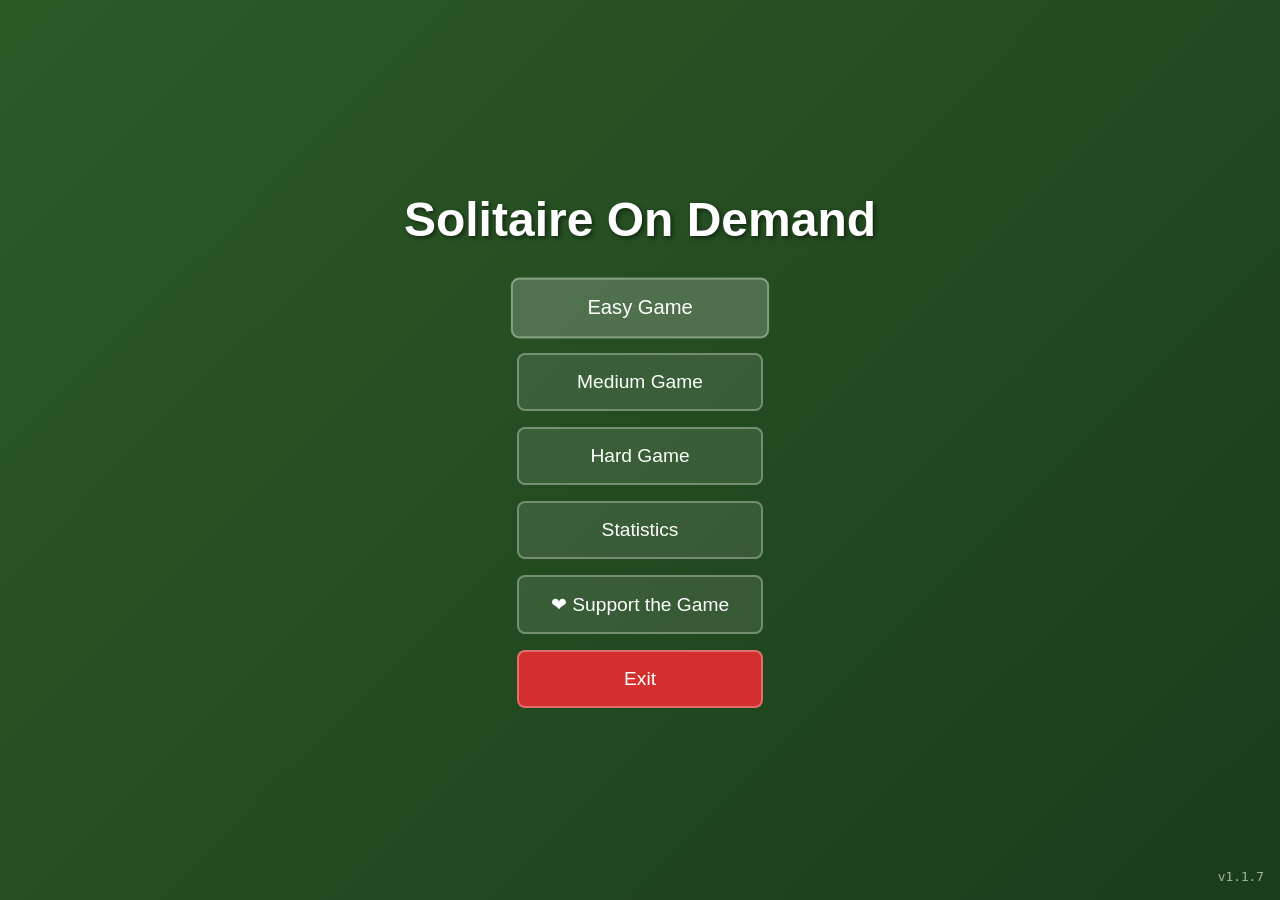
<file: index.html>
<!DOCTYPE html>
<html lang="en">
<head>
    <!-- Basic HTML5 document setup -->
    <meta charset="UTF-8">
    <meta name="viewport" content="width=device-width, initial-scale=1.0">
    <title>Solitaire On Demand</title>
    
    <!-- Progressive Web App (PWA) configuration -->
    <link rel="manifest" href="manifest.json">
    
    <!-- Main stylesheet for game styling -->
    <link rel="stylesheet" href="styles.css">
    
    <!-- PWA theme color for mobile browsers -->
    <meta name="theme-color" content="#2d5a27">
    
    <!-- App icons for different platforms -->
    <link rel="icon" type="image/png" sizes="192x192" href="icons/icon-192x192.png">
    <link rel="apple-touch-icon" href="icons/icon-192x192.png">
</head>
<body>
    <!-- Main application container - all screens are contained within this div -->
    <div id="app">
        
        <!-- MAIN MENU SCREEN -->
        <!-- The starting screen with game options and navigation -->
        <!-- 'active' class determines which screen is currently visible -->
        <div id="main-menu" class="screen active">
            <h1>Solitaire On Demand</h1>
            
            <!-- Menu buttons container -->
            <!-- Each button has 'focusable' class for TV remote/keyboard navigation -->
            <!-- data-action and data-difficulty attributes are used by the app logic -->
            <div class="menu-options">
                <button class="menu-btn focusable" data-action="new-game" data-difficulty="easy">Easy Game</button>
                <button class="menu-btn focusable" data-action="new-game" data-difficulty="medium">Medium Game</button>
                <button class="menu-btn focusable" data-action="new-game" data-difficulty="hard">Hard Game</button>
                <button class="menu-btn focusable" data-action="stats">Statistics</button>
                <button class="menu-btn focusable" data-action="settings"  style="display: none;">Settings</button>
                <!-- Voluntary ad: the ONLY ad in the app, and the player opts in by
                     choosing it. Nothing forces an ad mid-game or on launch. -->
                <button class="menu-btn focusable" data-action="support">❤ Support the Game</button>
                <button class="menu-btn focusable" data-action="exit" style="background-color: #d32f2f; color: white;">Exit</button>
            </div>
            
            <!-- Version display in bottom right corner - loaded dynamically from manifest.toml -->
            <div class="version-display" id="version-display"></div>
        </div>

        <!-- GAME SCREEN -->
        <!-- The main gameplay screen where solitaire is played -->
        <div id="game-screen" class="screen">
            
            <!-- Game header with information and controls -->
            <div class="game-header">
                <!-- Left side: Game status information -->
                <div class="game-info">
                    <span id="difficulty-display">Medium</span>  <!-- Current difficulty level -->
                    <span id="timer">00:00</span>               <!-- Elapsed game time -->
                    <span id="moves-counter">Moves: 0</span>    <!-- Number of moves made -->
                    <span id="score">Score: 0</span>           <!-- Current game score -->
                </div>
                
                <!-- Right side: Game control buttons -->
                <div class="game-controls">
                    <button class="control-btn focusable" id="hint-btn">
                        <span class="btn-text">Hint</span>
                        <span class="remote-button-hint"></span>
                    </button>    <!-- Show available moves -->
                    <button class="control-btn focusable" id="undo-btn">
                        <span class="btn-text">Undo</span>
                        <span class="remote-button-hint"></span>
                    </button>    <!-- Undo last move -->
                    <button class="control-btn focusable" id="menu-btn">
                        <span class="btn-text">Menu</span>
                        <span class="remote-button-hint"></span>
                    </button>    <!-- Return to main menu -->
                    <button class="control-btn focusable" id="give-up-btn" data-action="give-up">
                        <span class="btn-text">Give Up</span>
                        <span class="remote-button-hint"></span>
                    </button>   <!-- Voluntarily end current game -->
                </div>
            </div>

            <!-- GAME BOARD LAYOUT -->
            <!-- CSS Grid layout: 2 columns, 2 rows (stock/foundation on top, tableau spans bottom) -->
            <div class="game-board">
                
                <!-- FOUNDATION PILES (Top Right) -->
                <!-- These are the four suit-specific piles where cards are built up from Ace to King -->
                <!-- Each pile accepts only one suit and cards must be placed in ascending order -->
                <div class="foundation-area">
                    <div class="foundation-pile" data-suit="hearts" data-area="foundation"></div>
                    <div class="foundation-pile" data-suit="diamonds" data-area="foundation"></div>
                    <div class="foundation-pile" data-suit="clubs" data-area="foundation"></div>
                    <div class="foundation-pile" data-suit="spades" data-area="foundation"></div>
                </div>

                <!-- STOCK AND WASTE PILES (Top Left) -->
                <!-- Stock: Face-down cards that can be drawn from -->
                <!-- Waste: Face-up cards drawn from stock, top card is playable -->
                <div class="stock-area">
                    <!-- Fire TV Remote Hint for Stock Pile -->
                    <div class="remote-hint" id="stock-hint">
                        <span class="hint-icon">⏯️</span>
                        <span class="hint-text">Press Play/Pause to draw cards</span>
                    </div>
                    
                    <div class="stock-pile" data-area="stock"></div>      <!-- Click to draw cards -->
                    <div class="waste-pile" data-area="waste"></div>      <!-- Drawn cards appear here -->
                </div>

                <!-- TABLEAU (Seven Columns) -->
                <!-- The main playing area with seven columns of cards -->
                <!-- Cards are built down in alternating colors (red on black, black on red) -->
                <!-- Only Kings can be placed on empty columns -->
                <div class="tableau-area">
                    <div class="tableau-column" data-column="0" data-area="tableau"></div>
                    <div class="tableau-column" data-column="1" data-area="tableau"></div>
                    <div class="tableau-column" data-column="2" data-area="tableau"></div>
                    <div class="tableau-column" data-column="3" data-area="tableau"></div>
                    <div class="tableau-column" data-column="4" data-area="tableau"></div>
                    <div class="tableau-column" data-column="5" data-area="tableau"></div>
                    <div class="tableau-column" data-column="6" data-area="tableau"></div>
                </div>
            </div>

            <!-- SELECTED CARDS DISPLAY -->
            <!-- Shows cards that are currently selected/being moved -->
            <!-- Appears at bottom center of screen during card selection -->
            <div id="selected-cards" class="selected-cards"></div>
            
            <!-- NO MOVES LEFT INDICATOR -->
            <!-- Shows when no moves are available to help the user -->
            <div id="no-moves-indicator" class="no-moves-indicator hidden">
                <div class="no-moves-content">
                    <h3>No Moves Available</h3>
                    <p>Try drawing from the stock pile or start a new game</p>
                    <div class="no-moves-actions">
                        <button class="control-btn focusable" id="draw-stock-btn">Draw Cards</button>
                        <button class="control-btn focusable" id="new-game-btn">New Game</button>
                    </div>
                </div>
            </div>
        </div>

        <!-- DEBUG PANEL FOR FIRE TV REMOTE TESTING -->
        <!-- Hidden by default, can be toggled on/off for testing remote events -->
        <div id="debug-panel" class="debug-panel">
            <div class="debug-header">
                <h3>Fire TV Remote Key Event Logger</h3>
                <button id="debug-toggle" class="debug-toggle-btn">Hide</button>
                <button id="debug-clear" class="debug-clear-btn">Clear</button>
            </div>
            <div class="debug-content">
                <div id="debug-log" class="debug-log"></div>
            </div>
        </div>

        <!-- STATISTICS SCREEN -->
        <!-- Displays player's game statistics and performance metrics -->
        <div id="stats-screen" class="screen">
            <h2>Game Statistics</h2>
            
            <!-- Statistics container with game performance data -->
            <div class="stats-content">
                <div class="stat-item">
                    <span class="stat-label">Games Played:</span>
                    <span class="stat-value" id="games-played">0</span>      <!-- Total games started -->
                </div>
                <div class="stat-item">
                    <span class="stat-label">Games Won:</span>
                    <span class="stat-value" id="games-won">0</span>         <!-- Successfully completed games -->
                </div>
                <div class="stat-item">
                    <span class="stat-label">Win Rate:</span>
                    <span class="stat-value" id="win-rate">0%</span>         <!-- Percentage of games won -->
                </div>
                <div class="stat-item">
                    <span class="stat-label">Average Game Time:</span>
                    <span class="stat-value" id="avg-time">00:00</span>      <!-- Average time to complete -->
                </div>
                <div class="stat-item">
                    <span class="stat-label">Best Time:</span>
                    <span class="stat-value" id="best-time">--:--</span>     <!-- Fastest completion time -->
                </div>
            </div>
            
            <!-- Navigation button to return to main menu -->
            <button class="menu-btn focusable" data-action="back-to-menu">Back to Menu</button>
        </div>

        <!-- SETTINGS SCREEN -->
        <!-- Game configuration options and preferences -->
        <div id="settings-screen" class="screen" >
            <h2>Settings</h2>
            
            <!-- Settings options container -->
            <div class="settings-content">
                <!-- Auto-complete setting: automatically move cards to foundation when possible -->
                <div class="setting-item">
                    <label>Auto-complete when possible:</label>
                    <input type="checkbox" id="auto-complete" class="focusable" checked>
                </div>
                
                <!-- Hints setting: highlight available moves to help player -->
                <div class="setting-item">
                    <label>Show available moves:</label>
                    <input type="checkbox" id="show-hints" class="focusable" checked>
                </div>
                
                <!-- Sound effects setting: enable/disable game audio feedback -->
                <div class="setting-item">
                    <label>Sound effects:</label>
                    <input type="checkbox" id="sound-effects" class="focusable" checked>
                </div>
            </div>
            
            <!-- Navigation button to return to main menu -->
            <button class="menu-btn focusable" data-action="back-to-menu">Back to Menu</button>
        </div>

        <!-- SUPPORT (VOLUNTARY AD) SCREEN -->
        <!-- Reached only from the main menu's "Support the Game" button. Plays one
             short opt-in ad, then reveals a focusable Continue button. See js/ads.js;
             this is a .screen so the D-pad focus, back-history, and showScreen()
             machinery all apply for free. -->
        <div id="support-ad-screen" class="screen">
            <h2>Thanks for supporting the game</h2>
            <p class="support-ad-note">Watching a short ad helps keep Solitaire on Demand
                free. You chose this — the game never interrupts your play with ads.</p>
            <div class="support-ad-box">
                <div class="support-ad-fake">Your ad plays here</div>
                <div class="support-ad-progress">
                    <div class="support-ad-progress-bar" id="support-ad-bar"></div>
                </div>
                <p class="support-ad-count">Continues in <span id="support-ad-count">15</span>…</p>
            </div>
            <p class="support-ad-thanks" id="support-ad-thanks" hidden>You're the best. ❤</p>
            <!-- Revealed when the ad finishes (or as a D-pad safety net if a real
                 creative ever freezes). data-action gives a second path to leave. -->
            <button class="menu-btn focusable" id="support-ad-continue" data-action="back-to-menu" hidden>Continue</button>
        </div>

        <!-- GAME OVER MODAL -->
        <!-- Overlay dialog shown when game is completed (won or lost) -->
        <!-- Hidden by default, shown with 'active' class -->
        <div id="game-over-modal" class="modal">
            <div class="modal-content">
                <!-- Dynamic title (changes based on win/loss) -->
                <h2 id="game-over-title">Congratulations!</h2>
                
                <!-- Dynamic message (changes based on win/loss) -->
                <p id="game-over-message">You won the game!</p>
                
                <!-- Final game statistics display -->
                <div class="game-over-stats">
                    <p>Time: <span id="final-time">00:00</span></p>      <!-- Total game duration -->
                    <p>Moves: <span id="final-moves">0</span></p>        <!-- Total moves made -->
                    <p>Score: <span id="final-score">0</span></p>        <!-- Final score achieved -->
                </div>
                
                <!-- Action buttons for post-game options -->
                <div class="modal-buttons">
                    <button class="modal-btn focusable" data-action="new-game-same">Play Again</button>  <!-- Start new game with same difficulty -->
                    <button class="modal-btn focusable" data-action="back-to-menu">Main Menu</button>    <!-- Return to main menu -->
                </div>
            </div>
        </div>
    </div>

    <!-- JAVASCRIPT MODULE LOADING -->
    <!-- Scripts are loaded in dependency order - each module depends on the previous ones -->
    
    <script src="js/card.js"></script>        <!-- Card class: individual card representation and logic -->
    <script src="js/deck.js"></script>        <!-- Deck class: card collection management and shuffling -->
    <script src="js/game-state.js"></script>  <!-- GameState class: game data and state management -->
    <script src="js/tv-remote.js"></script>   <!-- TVRemoteHandler class: Fire TV remote and keyboard navigation -->
    <script src="js/difficulty.js"></script>  <!-- DifficultyManager class: game difficulty settings and scoring -->
    <script src="js/sound-manager.js"></script> <!-- SoundManager class: audio effects and feedback -->
    <script src="js/ads.js"></script>          <!-- Ad seam: the voluntary "Support the Game" ad (see file header) -->
    <script src="js/ui.js"></script>          <!-- UIManager class: user interface and DOM manipulation -->
    <script src="js/game.js"></script>        <!-- Game class: main game logic and rule enforcement -->
    <script src="js/app.js"></script>         <!-- App initialization and global coordination -->
</body>
</html>
</file>
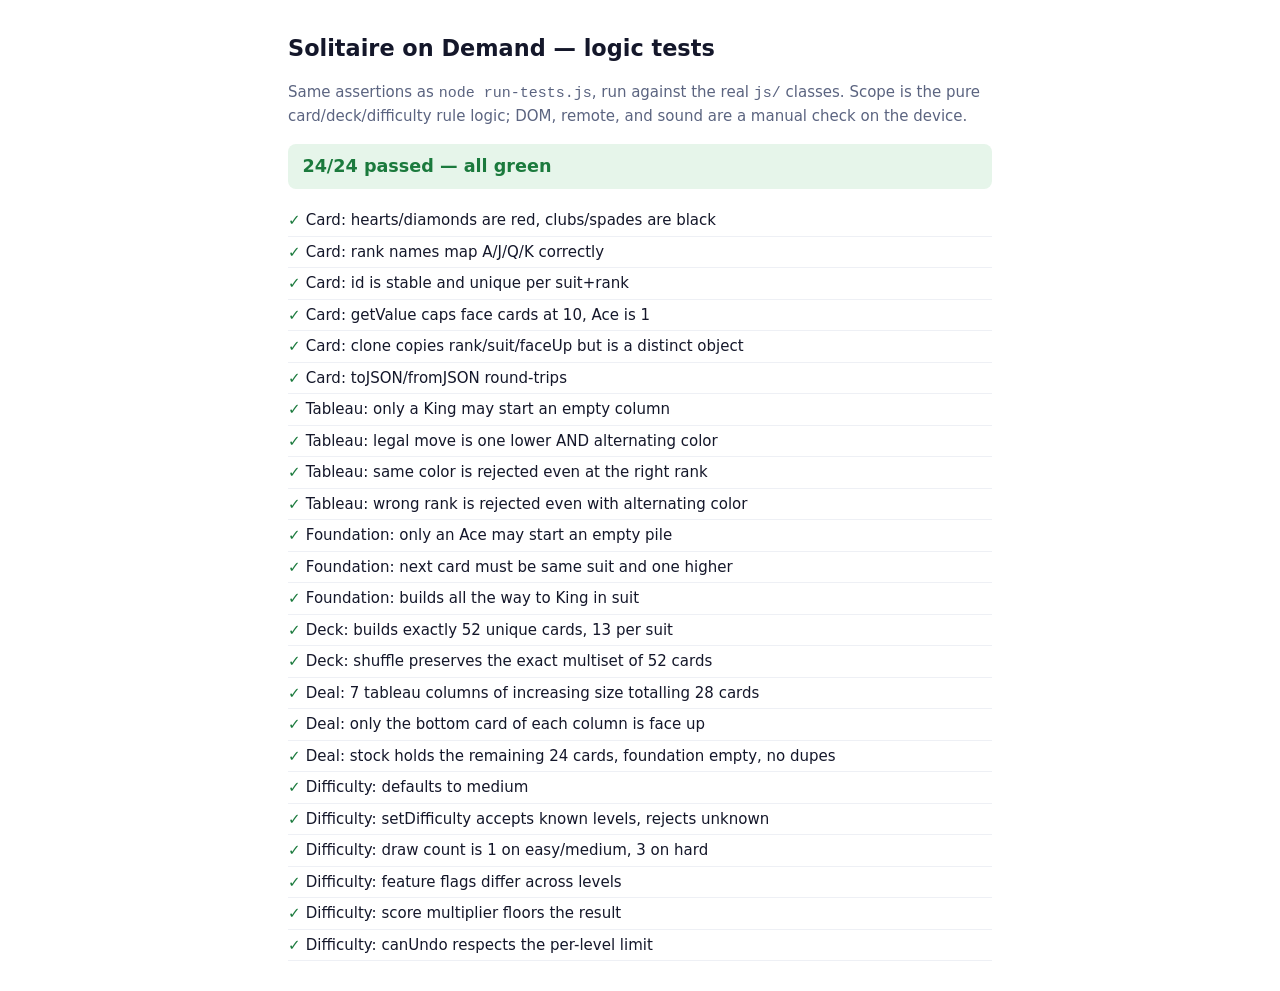
<file: tests.html>
<!DOCTYPE html>
<html lang="en">
<head>
  <meta charset="UTF-8" />
  <meta name="viewport" content="width=device-width, initial-scale=1.0" />
  <title>Solitaire on Demand — logic tests</title>
  <style>
    body { font: 15px/1.5 -apple-system, "Segoe UI", system-ui, sans-serif;
      margin: 2rem auto; max-width: 44rem; color: #14172a; padding: 0 1rem; }
    h1 { font-size: 1.4rem; }
    #summary { font-size: 1.1rem; font-weight: 600; padding: .6rem .9rem;
      border-radius: 8px; margin: 1rem 0; }
    .pass { background: #e6f5ea; color: #1b7a3d; }
    .fail { background: #fdecec; color: #b3261e; }
    ul { list-style: none; padding: 0; }
    li { padding: .25rem 0; border-bottom: 1px solid #eef0f5; }
    li.ok::before  { content: "✓ "; color: #1b7a3d; font-weight: 700; }
    li.bad::before { content: "✗ "; color: #b3261e; font-weight: 700; }
    .err { color: #b3261e; font-family: ui-monospace, monospace; font-size: .85rem;
      margin-left: 1.2rem; }
    p.note { color: #5b6480; }
  </style>
</head>
<body>
  <h1>Solitaire on Demand — logic tests</h1>
  <p class="note">Same assertions as <code>node run-tests.js</code>, run against the
    real <code>js/</code> classes. Scope is the pure card/deck/difficulty rule
    logic; DOM, remote, and sound are a manual check on the device.</p>

  <div id="summary">Running…</div>
  <ul id="list"></ul>

  <!-- Load only the pure-logic classes the tests exercise (same set the node
       runner loads), in dependency order: Card before Deck. -->
  <script src="js/card.js"></script>
  <script src="js/deck.js"></script>
  <script src="js/difficulty.js"></script>
  <script src="tests.js"></script>
  <script>
    (function () {
      const r = window.SOLITAIRE_TEST_RESULTS || { total: 0, passed: 0, failed: 1, results: [] };
      const summary = document.getElementById("summary");
      summary.textContent = r.failed === 0
        ? `${r.passed}/${r.total} passed — all green`
        : `${r.passed}/${r.total} passed, ${r.failed} FAILED`;
      summary.className = r.failed === 0 ? "pass" : "fail";
      const list = document.getElementById("list");
      for (const t of r.results) {
        const li = document.createElement("li");
        li.className = t.ok ? "ok" : "bad";
        li.textContent = t.name;
        if (!t.ok) {
          const e = document.createElement("div");
          e.className = "err";
          e.textContent = t.err;
          li.appendChild(e);
        }
        list.appendChild(li);
      }
    })();
  </script>
</body>
</html>
</file>
<file: styles.css>
/* ========================================
   RESET AND BASE STYLES
   ======================================== */

/* Universal reset for consistent styling across browsers */
* {
    margin: 0;
    padding: 0;
    box-sizing: border-box; /* Include padding and border in element width/height */
}

/* Main body styling with solitaire green theme */
body {
    font-family: 'Arial', sans-serif;
    background: linear-gradient(135deg, #2d5a27 0%, #1a3d1a 100%); /* Green gradient background */
    color: white;
    overflow: hidden; /* Prevent scrolling for full-screen app experience */
    height: 100vh;   /* Full viewport height */
}

/* ========================================
   APP CONTAINER AND SCREEN MANAGEMENT
   ======================================== */

/* Main application container - holds all screens */
#app {
    width: 100vw;  /* Full viewport width */
    height: 100vh; /* Full viewport height */
    position: relative; /* Allows absolute positioning of child screens */
}

/* Base screen styling - all screens use this class */
.screen {
    position: absolute; /* Stack screens on top of each other */
    top: 0;
    left: 0;
    width: 100%;
    height: 100%;
    display: none; /* Hidden by default */
    flex-direction: column;
    align-items: center;
    justify-content: center;
}

/* Active screen is visible - only one screen active at a time */
.screen.active {
    display: flex;
}

/* ========================================
   MAIN MENU STYLES
   ======================================== */

/* Main menu screen container */
#main-menu {
    text-align: center;
    position: relative; /* Allow positioning of version display */
}

/* Game title with shadow effect */
#main-menu h1 {
    font-size: 3rem;
    margin-bottom: 2rem;
    text-shadow: 2px 2px 4px rgba(0, 0, 0, 0.5); /* Depth effect */
}

/* Menu buttons container - vertical layout */
.menu-options {
    display: flex;
    flex-direction: column;
    gap: 1rem; /* Space between buttons */
}

/* Version display in bottom right corner */
.version-display {
    position: absolute;
    bottom: 1rem;
    right: 1rem;
    font-size: 0.8rem;
    color: rgba(255, 255, 255, 0.6);
    font-family: monospace;
    user-select: none;
    pointer-events: none;
}

/* Individual menu button styling */
.menu-btn {
    padding: 1rem 2rem;
    font-size: 1.2rem;
    background: rgba(255, 255, 255, 0.1); /* Semi-transparent white */
    border: 2px solid rgba(255, 255, 255, 0.3);
    color: white;
    border-radius: 8px;
    cursor: pointer;
    transition: all 0.3s ease; /* Smooth hover/focus transitions */
    min-width: 200px; /* Consistent button width */
}

/* Button hover and focus states for TV remote navigation */
.menu-btn:hover,
.menu-btn.focused {
    background: rgba(255, 255, 255, 0.2); /* Brighter background */
   /* border-color: #ffdd44;  Yellow highlight border */
    transform: scale(1.05); /* Slight size increase for feedback */
}

/* ========================================
   GAME SCREEN LAYOUT
   ======================================== */

/* Main game screen container */
#game-screen {
    padding: 1rem;
    justify-content: flex-start; /* Align content to top */
}

/* Game header with info and controls */
.game-header {
    display: flex;
    justify-content: space-between; /* Info on left, controls on right */
    align-items: center;
    width: 100%;
    margin-bottom: 1rem;
    padding: 0 1rem;
}

/* Left side: Game status information */
.game-info {
    display: flex;
    gap: 2rem; /* Space between info items */
    font-size: 1.1rem;
}

/* Right side: Game control buttons */
.game-controls {
    display: flex;
    gap: 1rem; /* Space between control buttons */
}

/* Individual control button styling */
.control-btn {
    padding: 0.5rem 1rem;
    background: rgba(255, 255, 255, 0.1);
    border: 1px solid rgba(255, 255, 255, 0.3);
    color: white;
    border-radius: 4px;
    cursor: pointer;
    transition: all 0.3s ease;
    position: relative; /* For positioning TV remote indicators */
    display: flex;
    align-items: center;
    gap: 0.5rem; /* Space between text and remote indicator */
}

/* Remote button hint styling for control buttons */
.remote-button-hint {
    font-size: 1rem;
    opacity: 0.7;
    /*color: #ffdd44;*/
    filter: drop-shadow(0 1px 2px rgba(0, 0, 0, 0.5));
    margin-left: auto; /* Push to right side of button */
}

.control-btn:hover .remote-button-hint,
.control-btn.focused .remote-button-hint {
    opacity: 1;
}

/* Control button hover and focus states */
.control-btn:hover {
    background: rgba(255, 255, 255, 0.2);
}

/* Remove focus indicator for control buttons */
.control-btn.focused {
    /* No visual changes for focused state */
}

/* TV Remote Button Indicators - shown when using TV remote navigation */
.control-btn::after {
    content: "";
    display: none; /* Hidden by default */
    font-size: 1rem;
    opacity: 0.8;
}

/* Show TV remote indicators when in TV remote mode */
body.tv-remote-mode .control-btn::after {
    display: inline-block;
}

/* Specific button indicators for Fire TV remote using your provided icons */
body.tv-remote-mode #hint-btn::after {
    content: "⏩"; /* Play/pause icon for hint */
}

body.tv-remote-mode #undo-btn::after {
    content: "⏪"; /* Rewind/skip backward icon for undo */
}

body.tv-remote-mode #menu-btn::after {
    content: ""; /* menu icon */
}

/* Enhanced focus state for TV remote with SELECT instruction */
body.tv-remote-mode .control-btn.focused::before {
    /* content: "SELECT"; */
    position: absolute;
    bottom: -25px;
    left: 50%;
    transform: translateX(-50%);
    background: rgba(0, 0, 0, 0.8);
    /* color: #ffdd44; */
    padding: 2px 8px;
    border-radius: 4px;
    font-size: 0.8rem;
    white-space: nowrap;
    z-index: 100;
}

/* ========================================
   GAME BOARD LAYOUT
   ======================================== */

/* Main game board using CSS Grid for precise layout */
.game-board {
    display: grid;
    grid-template-columns: 1fr 1fr; /* Two equal columns */
    grid-template-rows: auto 1fr;   /* Top row auto-sized, bottom row fills remaining space */
    gap: 2rem; /* Space between grid areas */
    width: 100%;
    height: calc(100vh - 120px); /* Full height minus header */
    max-width: 1200px; /* Maximum width for large screens */
    margin: 0 auto; /* Center the board */
}

/* ========================================
   FOUNDATION AREA (Top Right)
   ======================================== */

/* Container for the four foundation piles */
.foundation-area {
    display: flex;
    gap: 0.5rem; /* Small gap between foundation piles */
    justify-content: flex-end; /* Align to right side of grid cell */
    align-items: flex-start;
}

/* Individual foundation pile styling */
.foundation-pile {
    width: 80px;  /* Standard card width */
    height: 110px; /* Standard card height */
    border: 2px dashed rgba(255, 255, 255, 0.3); /* Dashed border indicates drop zone */
    border-radius: 8px;
    position: relative;
    background: rgba(0, 0, 0, 0.2); /* Dark semi-transparent background */
    transition: all 0.3s ease; /* Smooth focus transitions */
}

/* Foundation pile focus state for TV remote navigation */
.foundation-pile.focused {
    /*border-color: #ffdd44;  Yellow highlight */
    background: rgba(255, 221, 68, 0.1); /* Yellow tint */
}

/* Foundation pile suit indicators - show which suit belongs in each pile */
.foundation-pile[data-suit="hearts"]::before {
    content: "♥";
    color: #ff4444; /* Red for hearts */
}

.foundation-pile[data-suit="diamonds"]::before {
    content: "♦";
    color: #ff4444; /* Red for diamonds */
}

.foundation-pile[data-suit="clubs"]::before {
    content: "♣";
    color: #000000; /* Black for clubs */
}

.foundation-pile[data-suit="spades"]::before {
    content: "♠";
    color: #000000; /* Black for spades */
}

/* Common styling for all foundation pile suit indicators */
.foundation-pile::before {
    position: absolute;
    top: 50%;
    left: 50%;
    transform: translate(-50%, -50%); /* Center the suit symbol */
    font-size: 2rem;
    opacity: 0.3; /* Subtle visibility when empty */
}

/* ========================================
   STOCK AREA (Top Left)
   ======================================== */

/* Container for stock and waste piles */
.stock-area {
    display: flex;
    gap: 1rem; /* Space between stock and waste piles */
    justify-content: flex-start; /* Align to left side of grid cell */
    align-items: flex-start;
    position: relative; /* Allow absolute positioning of hint */
}

/* Stock and waste piles container - no longer needed, removing wrapper */
.stock-waste-piles {
    display: flex;
    gap: 1rem; /* Space between stock and waste piles */
    align-items: flex-start;
}

/* Remote control hints positioning - pinned to the bottom of the screen so it
   never collides with the header controls (Play/Undo/Menu). Fixed to the
   viewport, not the board grid, and centered; sits above the selected-cards
   bar (bottom: 20px) so the two don't overlap during a move. */
.remote-hint {
    position: fixed;
    bottom: 1.5rem;
    left: 50%;
    transform: translateX(-50%);
    display: flex;
    align-items: center;
    gap: 0.5rem;
    background: rgba(0, 0, 0, 0.55);
    color: #ffffff;
    padding: 0.5rem 1rem;
    border-radius: 1rem;
    font-size: 1.1rem;
    font-weight: 500;
    opacity: 0.9;
    transition: all 0.3s ease;
    z-index: 10;
}

/* Stock pile (face-down cards) and waste pile (face-up drawn cards) */
.stock-pile,
.waste-pile {
    width: 80px;  /* Standard card width */
    height: 110px; /* Standard card height */
    border: 2px solid rgba(255, 255, 255, 0.3);
    border-radius: 8px;
    position: relative;
    background: rgba(0, 0, 0, 0.3); /* Darker background than foundation */
    cursor: pointer; /* Indicates clickable */
    transition: all 0.3s ease;
}

/* Stock pile with custom card back image support */
.stock-pile {
    /* Apply same custom card back image system as face-down cards */
    background-image: var(--card-back-image, none);
    background-size: cover;
    background-position: center;
    background-repeat: no-repeat;
    
    /* Keep the gradient as fallback */
    background-color: rgba(0, 0, 0, 0.3);
}

/* Remote control hints hover and icon styling */
.remote-hint:hover {
    opacity: 1;
    background: rgba(0, 0, 0, 0.8);
}

.remote-hint .hint-icon {
    font-size: 1rem;
    filter: drop-shadow(0 1px 2px rgba(0, 0, 0, 0.5));
}

.remote-hint .hint-text {
    white-space: nowrap;
    text-shadow: 0 1px 2px rgba(0, 0, 0, 0.5);
}

/* Focus states for TV remote navigation */
.stock-pile.focused,
.waste-pile.focused {
    /* border-color: #ffdd44;  Yellow highlight removed */
    background: rgba(255, 221, 68, 0.1); /* Yellow tint */
}

/* Stock pile indicator - shows card back symbol */
.stock-pile::before {
    content: "🂠"; /* Unicode card back symbol */
    position: absolute;
    top: 50%;
    left: 50%;
    transform: translate(-50%, -50%);
    font-size: 2rem;
    color: rgba(255, 255, 255, 0.3);
    
    /* Hide the Unicode symbol when custom image is used */
    display: var(--show-card-symbol, block);
}

/* Stock pile with custom image - hide Unicode symbol */
.stock-pile.custom-image::before {
    display: none;
}

/* ========================================
   TABLEAU AREA (Bottom, spans both columns)
   ======================================== */

/* Main playing area with seven columns */
.tableau-area {
    grid-column: 1 / -1; /* Span both grid columns */
    display: flex;
    gap: 0.5rem; /* Small gap between columns */
    justify-content: center; /* Center the seven columns */
    align-items: flex-start;
    height: 100%; /* Fill remaining grid space */
}

/* Individual tableau column */
.tableau-column {
    width: 80px;  /* Standard card width */
    min-height: 110px; /* Minimum height of one card */
    border: 2px dashed rgba(255, 255, 255, 0.2); /* Subtle dashed border */
    border-radius: 8px;
    position: relative;
    background: rgba(0, 0, 0, 0.1); /* Very subtle background */
    transition: all 0.3s ease;
}

/* Tableau column focus state */
.tableau-column.focused {
    /* border-color: #ffdd44;  Yellow highlight removed */
    background: rgba(255, 221, 68, 0.1); /* Yellow tint */
}

/* Empty column indicator - shows "K" to indicate only Kings can be placed */
.tableau-column.empty::before {
    content: "K"; /* King indicator */
    position: absolute;
    top: 50%;
    left: 50%;
    transform: translate(-50%, -50%);
    font-size: 1.5rem;
    opacity: 0.3; /* Subtle visibility */
}

/* Card Styles */
.card {
    width: 80px;
    height: 110px;
    border-radius: 8px;
    position: absolute;
    cursor: pointer;
    transition: all 0.3s ease;
    box-shadow: 0 2px 4px rgba(0, 0, 0, 0.3);
    user-select: none;
}

.card.face-up {
    background: white;
    color: #333;
    border: 1px solid #ccc;
    display: flex;
    flex-direction: column;
    justify-content: space-between;
    padding: 4px;
}

.card.face-down {
    background: linear-gradient(135deg, #1a4d72 0%, #2d5a87 100%);
    border: 1px solid #0f3a5f;
    
    /* Custom card back image support */
    background-image: var(--card-back-image, none);
    background-size: cover;
    background-position: center;
    background-repeat: no-repeat;
}

.card.face-down::before {
    content: "🂠";
    position: absolute;
    top: 50%;
    left: 50%;
    transform: translate(-50%, -50%);
    font-size: 1.5rem;
    color: rgba(255, 255, 255, 0.3);
    
    /* Hide the Unicode symbol when custom image is used */
    display: var(--show-card-symbol, block);
}

/* Custom card back image variants */
.card.face-down.custom-image {
    --show-card-symbol: none; /* Hide Unicode symbol when using custom image */
}

/* Example custom card back images - you can modify these or add your own */
.card.face-down.royal-pattern {
    --card-back-image: url('data:image/svg+xml,<svg xmlns="http://www.w3.org/2000/svg" viewBox="0 0 80 110"><defs><pattern id="royal" x="0" y="0" width="20" height="20" patternUnits="userSpaceOnUse"><rect width="20" height="20" fill="%23001f3f"/><circle cx="10" cy="10" r="3" fill="%23ffdc00"/></pattern></defs><rect width="80" height="110" fill="url(%23royal)"/><rect x="5" y="5" width="70" height="100" fill="none" stroke="%23ffdc00" stroke-width="2"/></svg>');
    --show-card-symbol: none;
}

.card.face-down.celtic-pattern {
    --card-back-image: url('data:image/svg+xml,<svg xmlns="http://www.w3.org/2000/svg" viewBox="0 0 80 110"><defs><pattern id="celtic" x="0" y="0" width="15" height="15" patternUnits="userSpaceOnUse"><rect width="15" height="15" fill="%23006400"/><path d="M0,7.5 Q7.5,0 15,7.5 Q7.5,15 0,7.5" fill="%2332cd32"/></pattern></defs><rect width="80" height="110" fill="url(%23celtic)"/><rect x="3" y="3" width="74" height="104" fill="none" stroke="%2332cd32" stroke-width="1"/></svg>');
    --show-card-symbol: none;
}

.card.face-down.vintage-pattern {
    --card-back-image: url('data:image/svg+xml,<svg xmlns="http://www.w3.org/2000/svg" viewBox="0 0 80 110"><rect width="80" height="110" fill="%23800000"/><rect x="10" y="10" width="60" height="90" fill="none" stroke="%23ffd700" stroke-width="2"/><rect x="15" y="15" width="50" height="80" fill="none" stroke="%23ffd700" stroke-width="1"/><circle cx="40" cy="55" r="15" fill="none" stroke="%23ffd700" stroke-width="2"/></svg>');
    --show-card-symbol: none;
}

.card.selected {
    transform: translateY(-10px);
    box-shadow: 0 4px 8px rgba(255, 221, 68, 0.5);
    border-color: #ffdd44;
}

.card.red {
    color: #d32f2f;
}

.card.black {
    color: #333;
}

.card-rank {
    font-size: 0.9rem;
    font-weight: bold;
}

.card-suit {
    font-size: 1.2rem;
    text-align: center;
}

.card-center {
    position: absolute;
    top: 50%;
    left: 50%;
    transform: translate(-50%, -50%);
    font-size: 1.5rem;
}

/* Selected Cards Display */
.selected-cards {
    position: absolute;
    bottom: 20px;
    left: 50%;
    transform: translateX(-50%);
    display: flex;
    gap: 5px;
    z-index: 1000;
}

/* No Moves Left Indicator */
.no-moves-indicator {
    position: fixed;
    top: 50%;
    left: 50%;
    transform: translate(-50%, -50%);
    background: rgba(0, 0, 0, 0.9);
    color: white;
    padding: 2rem;
    border-radius: 12px;
    text-align: center;
    z-index: 4000;
    border: 2px solid #ffdd44;
    box-shadow: 0 8px 32px rgba(0, 0, 0, 0.5);
    backdrop-filter: blur(5px);
    max-width: 400px;
    animation: slideInScale 0.3s ease-out;
}

.no-moves-indicator.hidden {
    display: none;
}

.no-moves-content h3 {
    margin: 0 0 1rem 0;
    color: #ffdd44;
    font-size: 1.5rem;
}

.no-moves-content p {
    margin: 0 0 1.5rem 0;
    color: #cccccc;
    font-size: 1rem;
}

.no-moves-actions {
    display: flex;
    gap: 1rem;
    justify-content: center;
    flex-wrap: wrap;
}

.no-moves-actions .control-btn {
    min-width: 120px;
    padding: 0.75rem 1rem;
    font-size: 0.9rem;
}

@keyframes slideInScale {
    from {
        opacity: 0;
        transform: translate(-50%, -50%) scale(0.8);
    }
    to {
        opacity: 1;
        transform: translate(-50%, -50%) scale(1);
    }
}

/* Focus styles for no moves indicator buttons */
.no-moves-actions .control-btn:focus,
.no-moves-actions .control-btn.focused {
    background-color: #4CAF50;
    transform: scale(1.05);
    outline: 2px solid #ffdd44;
}

/* Statistics Screen */
#stats-screen,
#settings-screen {
    padding: 2rem;
}

#stats-screen h2,
#settings-screen h2 {
    font-size: 2rem;
    margin-bottom: 2rem;
    text-align: center;
}

.stats-content,
.settings-content {
    background: rgba(0, 0, 0, 0.3);
    padding: 2rem;
    border-radius: 12px;
    margin-bottom: 2rem;
    min-width: 400px;
}

.stat-item,
.setting-item {
    display: flex;
    justify-content: space-between;
    align-items: center;
    padding: 1rem 0;
    border-bottom: 1px solid rgba(255, 255, 255, 0.1);
}

.stat-item:last-child,
.setting-item:last-child {
    border-bottom: none;
}

.stat-label {
    font-size: 1.1rem;
}

.stat-value {
    font-size: 1.2rem;
    font-weight: bold;
    color: #ffdd44;
}

/* Settings */
.setting-item input[type="checkbox"] {
    width: 20px;
    height: 20px;
    cursor: pointer;
}

/* Modal Styles */
.modal {
    position: fixed;
    top: 0;
    left: 0;
    width: 100%;
    height: 100%;
    background: rgba(0, 0, 0, 0.8);
    display: none;
    align-items: center;
    justify-content: center;
    z-index: 2000;
}

.modal.active {
    display: flex;
}

.modal-content {
    background: linear-gradient(135deg, #2d5a27 0%, #1a3d1a 100%);
    padding: 2rem;
    border-radius: 12px;
    text-align: center;
    border: 2px solid rgba(255, 255, 255, 0.3);
    min-width: 400px;
}

.modal-content h2 {
    margin-bottom: 1rem;
    color: #ffdd44;
}

.game-over-stats {
    margin: 1.5rem 0;
    padding: 1rem;
    background: rgba(0, 0, 0, 0.3);
    border-radius: 8px;
}

.game-over-stats p {
    margin: 0.5rem 0;
    font-size: 1.1rem;
}

.modal-buttons {
    display: flex;
    gap: 1rem;
    justify-content: center;
    margin-top: 1.5rem;
}

.modal-btn {
    padding: 0.8rem 1.5rem;
    background: rgba(255, 255, 255, 0.1);
    border: 2px solid rgba(255, 255, 255, 0.3);
    color: white;
    border-radius: 8px;
    cursor: pointer;
    transition: all 0.3s ease;
}

.modal-btn:hover,
.modal-btn.focused {
    background: rgba(255, 255, 255, 0.2);
    /* border-color: #ffdd44;  Yellow border removed */
}

/* Focus Management */
.focusable.focused {
    /* outline: 2px solid #ffdd44;  Yellow outline removed */
    /* outline-offset: 2px; */
}

/* Animations */
@keyframes cardFlip {
    0% { transform: rotateY(0deg); }
    50% { transform: rotateY(90deg); }
    100% { transform: rotateY(0deg); }
}

.card.flipping {
    animation: cardFlip 0.6s ease-in-out;
}

@keyframes cardMove {
    0% { transform: scale(1); }
    50% { transform: scale(1.1); }
    100% { transform: scale(1); }
}

.card.moving {
    animation: cardMove 0.3s ease-in-out;
}

/* Responsive Design */

/* Large screens (1440p and above) - Extra large cards */
@media (min-width: 2560px) {
    .foundation-pile,
    .stock-pile,
    .waste-pile,
    .tableau-column,
    .card {
        width: 140px;
        height: 192px;
    }
    
    .game-board {
        gap: 3rem;
        max-width: 2000px;
    }
    
    .tableau-area {
        gap: 1rem;
    }
    
    .card-center {
        font-size: 2.5rem;
    }
    
    .card-rank {
        font-size: 1.8rem;
    }
    
    .card-suit {
        font-size: 2.4rem;
    }
    
    .foundation-pile::before,
    .stock-pile::before {
        font-size: 3.5rem;
    }
}

/* 1080p TV screens - Large cards for better visibility */
@media (min-width: 1920px) and (max-width: 2559px) {
    .foundation-pile,
    .stock-pile,
    .waste-pile,
    .tableau-column,
    .card {
        width: 120px;
        height: 165px;
    }
    
    .game-board {
        gap: 2.5rem;
        max-width: 1600px;
        height: calc(100vh - 140px);
    }
    
    .tableau-area {
        gap: 0.8rem;
    }
    
    .card-center {
        font-size: 2.2rem;
    }
    
    .card-rank {
        font-size: 1.5rem;
    }
    
    .card-suit {
        font-size: 2rem;
    }
    
    .foundation-pile::before,
    .stock-pile::before {
        font-size: 3rem;
    }
    
    /* Larger font sizes for game info on TV */
    .game-info {
        font-size: 1.4rem;
    }
    
    .control-btn {
        padding: 0.8rem 1.5rem;
        font-size: 1.2rem;
    }
    
    #main-menu h1 {
        font-size: 4rem;
    }
    
    .menu-btn {
        font-size: 1.5rem;
        padding: 1.5rem 3rem;
    }
}

/* Standard 1080p and similar - Medium-large cards */
@media (min-width: 1366px) and (max-width: 1919px) {
    .foundation-pile,
    .stock-pile,
    .waste-pile,
    .tableau-column,
    .card {
        width: 100px;
        height: 138px;
    }
    
    .game-board {
        gap: 2rem;
        max-width: 1400px;
    }
    
    .tableau-area {
        gap: 0.7rem;
    }
    
    .card-center {
        font-size: 1.8rem;
    }
    
    .card-rank {
        font-size: 1.2rem;
    }
    
    .card-suit {
        font-size: 1.6rem;
    }
    
    .foundation-pile::before,
    .stock-pile::before {
        font-size: 2.5rem;
    }
    
    .game-info {
        font-size: 1.2rem;
    }
    
    .control-btn {
        padding: 0.7rem 1.3rem;
        font-size: 1.1rem;
    }
}

/* Tablet and small laptop screens */
@media (min-width: 1025px) and (max-width: 1365px) {
    .foundation-pile,
    .stock-pile,
    .waste-pile,
    .tableau-column,
    .card {
        width: 85px;
        height: 117px;
    }
    
    .game-board {
        gap: 1.5rem;
    }
    
    .tableau-area {
        gap: 0.6rem;
    }
    
    .card-center {
        font-size: 1.6rem;
    }
}

/* Standard tablet and small laptop */
@media (max-width: 1024px) {
    .game-board {
        gap: 1rem;
    }
    
    .foundation-pile,
    .stock-pile,
    .waste-pile,
    .tableau-column,
    .card {
        width: 70px;
        height: 96px;
    }
    
    .card-center {
        font-size: 1.2rem;
    }
}

/* Mobile and small tablet */
@media (max-width: 768px) {
    .game-header {
        flex-direction: column;
        gap: 1rem;
    }
    
    .game-info {
        flex-wrap: wrap;
        justify-content: center;
    }
    
    .foundation-pile,
    .stock-pile,
    .waste-pile,
    .tableau-column,
    .card {
        width: 60px;
        height: 82px;
    }
    
    .tableau-area {
        gap: 0.3rem;
    }
    
    .card-center {
        font-size: 1rem;
    }
}

/* TV-specific optimizations */
@media (min-width: 1920px) {
    /* Ensure better contrast for TV viewing */
    .card.face-up {
        box-shadow: 0 3px 6px rgba(0, 0, 0, 0.4);
        border: 2px solid #ccc;
    }
    
    .card.selected {
        transform: translateY(-15px);
        box-shadow: 0 6px 12px rgba(255, 221, 68, 0.6);
        border-color: #ffdd44;
        border-width: 3px;
    }
    
    /* Better focus indicators for TV remote */
    .keyboard-focus {
        box-shadow: 0 0 0 4px #00bfff !important;
        outline: 3px solid #00bfff;
        outline-offset: 3px;
    }
    
    .keyboard-focus.card {
        transform: translateY(-5px);
    }
    
    /* Enhanced button visibility */
    .control-btn::after {
        font-size: 1.3rem;
    }
    
    /* Better modal sizing for TV */
    .modal-content {
        min-width: 500px;
        padding: 3rem;
    }
    
    .modal-content h2 {
        font-size: 2.5rem;
        margin-bottom: 1.5rem;
    }
    
    .modal-btn {
        padding: 1rem 2rem;
        font-size: 1.3rem;
    }
    
    .game-over-stats p {
        font-size: 1.4rem;
        margin: 1rem 0;
    }
}

/* Hint Highlighting */
.hint-highlight {
    box-shadow: 0 0 15px #ffdd44 !important;
    border-color: #ffdd44 !important;
}

/* Keyboard Focus Indicator */
.keyboard-focus {
    box-shadow: 0 0 0 3px #00bfff !important;
    outline: 2px solid #00bfff;
    outline-offset: 2px;
    z-index: 100;
}

.keyboard-focus.card {
    transform: translateY(-3px);
}

.keyboard-focus.foundation-pile,
.keyboard-focus.stock-pile,
.keyboard-focus.waste-pile,
.keyboard-focus.tableau-column {
    border-color: #00bfff !important;
    background: rgba(0, 191, 255, 0.1) !important;
}

/* Auto-complete Animation */
@keyframes autoComplete {
    0% { transform: translateY(0); }
    100% { transform: translateY(-200px); opacity: 0; }
}

.card.auto-completing {
    animation: autoComplete 0.8s ease-in forwards;
}

/* ========================================
   DEBUG PANEL FOR FIRE TV REMOTE TESTING
   ======================================== */

/* Debug panel container - positioned at bottom of screen */
.debug-panel {
    position: fixed;
    bottom: 0;
    left: 0;
    right: 0;
    height: 200px;
    background: rgba(0, 0, 0, 0.9);
    border-top: 2px solid #ffdd44;
    z-index: 5000;
    font-family: 'Courier New', monospace;
    display: none; /* Hidden by default */
    flex-direction: column;
}

/* Show debug panel when active */
.debug-panel.active {
    display: flex;
}

/* Debug panel header with controls */
.debug-header {
    display: flex;
    align-items: center;
    justify-content: space-between;
    padding: 0.5rem 1rem;
    background: rgba(255, 221, 68, 0.2);
    border-bottom: 1px solid rgba(255, 221, 68, 0.3);
}

.debug-header h3 {
    color: #ffdd44;
    font-size: 1rem;
    margin: 0;
}

/* Debug control buttons */
.debug-toggle-btn,
.debug-clear-btn {
    padding: 0.3rem 0.8rem;
    background: rgba(255, 255, 255, 0.1);
    border: 1px solid rgba(255, 255, 255, 0.3);
    color: white;
    border-radius: 4px;
    cursor: pointer;
    font-size: 0.8rem;
    margin-left: 0.5rem;
    transition: all 0.3s ease;
}

.debug-toggle-btn:hover,
.debug-clear-btn:hover {
    background: rgba(255, 255, 255, 0.2);
    border-color: #ffdd44;
}

/* Debug content area */
.debug-content {
    flex: 1;
    padding: 0.5rem;
    overflow: hidden;
}

/* Debug log container */
.debug-log {
    height: 100%;
    overflow-y: auto;
    background: rgba(0, 0, 0, 0.5);
    border: 1px solid rgba(255, 255, 255, 0.1);
    border-radius: 4px;
    padding: 0.5rem;
    font-size: 0.8rem;
    line-height: 1.4;
}

/* Debug log entries */
.debug-entry {
    margin-bottom: 0.3rem;
    padding: 0.2rem 0.4rem;
    border-radius: 3px;
    border-left: 3px solid transparent;
}

/* Different colors for different event types */
.debug-entry.key-event {
    color: #00ff00;
    border-left-color: #00ff00;
    background: rgba(0, 255, 0, 0.1);
}

.debug-entry.function-call {
    color: #ffdd44;
    border-left-color: #ffdd44;
    background: rgba(255, 221, 68, 0.1);
}

.debug-entry.error {
    color: #ff4444;
    border-left-color: #ff4444;
    background: rgba(255, 68, 68, 0.1);
}

.debug-entry.info {
    color: #44ddff;
    border-left-color: #44ddff;
    background: rgba(68, 221, 255, 0.1);
}

/* Timestamp styling */
.debug-timestamp {
    opacity: 0.6;
    font-size: 0.7rem;
}

/* Key event details */
.debug-key-details {
    margin-left: 1rem;
    font-size: 0.7rem;
    opacity: 0.8;
}

/* ---------------------------------------------------------------------------
   Support (voluntary ad) screen — see js/ads.js and #support-ad-screen.
   Reuses the app's green/gold palette; 10-foot sized like the rest of the UI.
--------------------------------------------------------------------------- */
#support-ad-screen {
    text-align: center;
    padding: 2rem;
    /* Content can be taller than the viewport on shorter/landscape screens;
       allow it to scroll rather than clip the heading and Continue button. */
    overflow-y: auto;
}
#support-ad-screen h2 {
    font-size: 2rem;
    margin-bottom: 0.5rem;
}
.support-ad-note {
    max-width: 55rem;
    margin: 0 auto 2rem;
    color: rgba(255, 255, 255, 0.85);
    font-size: 1.3rem;
    line-height: 1.5;
}
/* Box width is viewport-relative so the ad fills a meaningful share of a TV
   screen instead of sitting as a narrow desktop-width column. Capped so it
   can't overrun an ultra-wide display. */
.support-ad-box {
    width: min(60vw, 900px);
    margin: 0 auto;
    background: rgba(0, 0, 0, 0.25);
    border: 3px solid #4CAF50;
    border-radius: 16px;
    padding: 2rem;
}
.support-ad-fake {
    aspect-ratio: 16 / 9;
    /* Cap the tallest element by viewport height too, so the whole column
       (heading + note + box + bar + Continue) fits without clipping. width
       still governs on wide screens; whichever is smaller wins. */
    max-height: 45vh;
    margin: 0 auto 1.5rem;
    display: flex;
    align-items: center;
    justify-content: center;
    background: rgba(0, 0, 0, 0.4);
    border-radius: 10px;
    color: rgba(255, 255, 255, 0.6);
    font-size: 1.6rem;
}
.support-ad-progress {
    height: 16px;
    background: rgba(255, 255, 255, 0.2);
    border-radius: 8px;
    overflow: hidden;
}
.support-ad-progress-bar {
    height: 100%;
    width: 0%;
    background: #ffdd44;
    transition: width 0.1s linear;
}
.support-ad-count {
    margin: 1rem 0 0;
    font-size: 1.3rem;
    color: rgba(255, 255, 255, 0.85);
}
.support-ad-thanks {
    margin-top: 1.5rem;
    font-size: 1.6rem;
    color: #ffdd44;
    font-weight: 600;
}
#support-ad-continue {
    margin-top: 2rem;
}

/* TV breakpoints — the rest of the app bumps its type/controls up for 1080p and
   4K screens (see the .menu-btn / #main-menu h1 overrides above), so the support
   screen has to do the same or it renders desktop-tiny on a TV. */
@media (min-width: 1920px) and (max-width: 2559px) {
    #support-ad-screen h2 { font-size: 3rem; }
    .support-ad-note { font-size: 1.8rem; max-width: 70rem; }
    .support-ad-box { width: min(60vw, 1100px); padding: 2.5rem; }
    .support-ad-fake { font-size: 2.2rem; }
    .support-ad-progress { height: 20px; }
    .support-ad-count { font-size: 1.8rem; }
    .support-ad-thanks { font-size: 2.2rem; }
}
@media (min-width: 2560px) {
    #support-ad-screen h2 { font-size: 4rem; }
    .support-ad-note { font-size: 2.4rem; max-width: 90rem; }
    .support-ad-box { width: min(60vw, 1500px); padding: 3rem; border-width: 4px; }
    .support-ad-fake { font-size: 3rem; }
    .support-ad-progress { height: 28px; }
    .support-ad-count { font-size: 2.4rem; }
    .support-ad-thanks { font-size: 3rem; }
}
</file>
